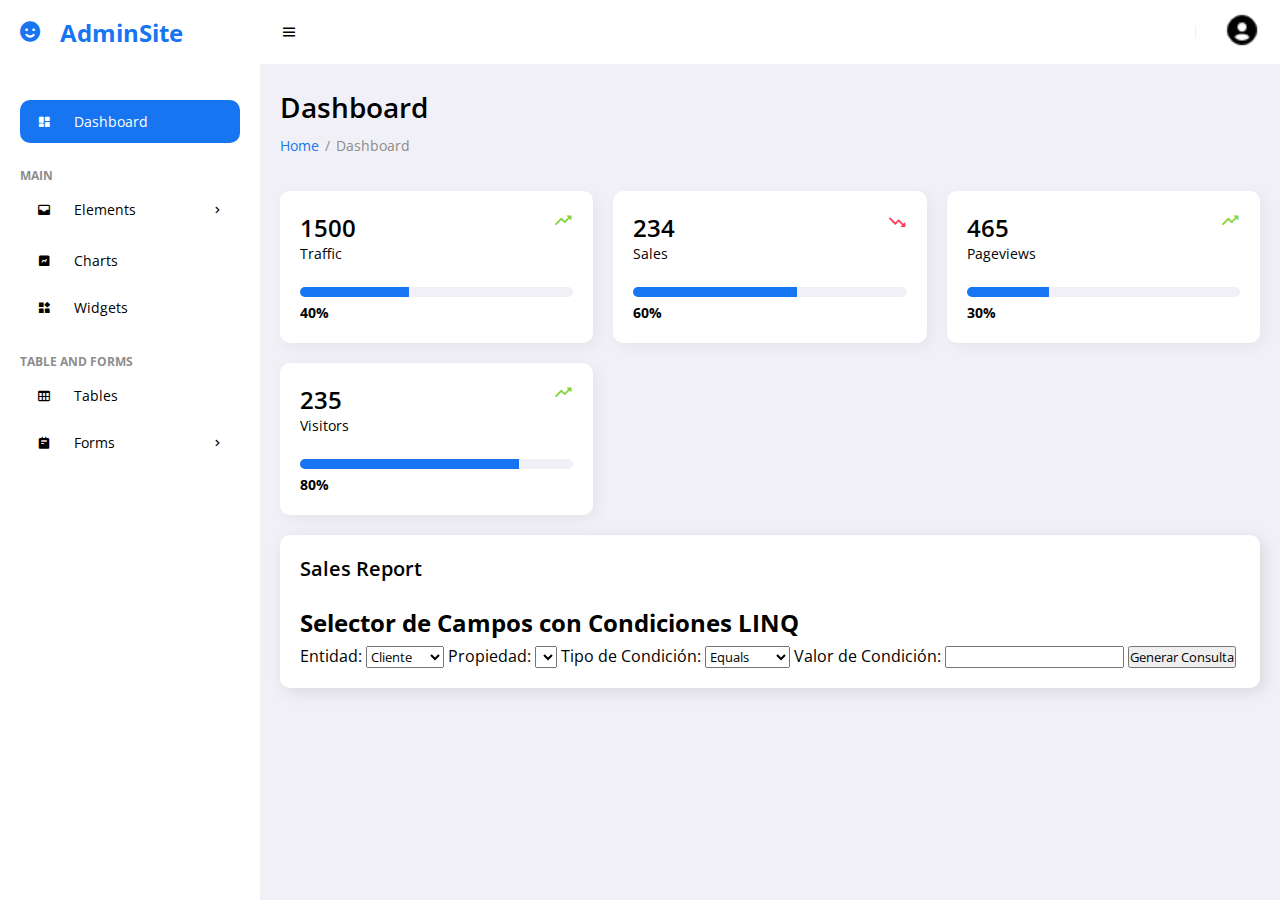
<file: FrontEnd/index.html>
<!DOCTYPE html>
<html lang="en">
	<head>
		<meta charset="UTF-8">
		<meta name="viewport" content="width=device-width, initial-scale=1.0">
		<link href='https://unpkg.com/boxicons@2.0.9/css/boxicons.min.css'
			rel='stylesheet'>
		<link rel="stylesheet" href="/FrontEnd/assets/css/style.css">
		<script src="/FrontEnd/assets/js/responsive.js" async></script>
		<script src="/FrontEnd/assets/js/Modules/app.js" defer></script>
		<title>AdminSite</title>
	</head>
	<body>
		<!-- SIDEBAR -->
		<section id="sidebar">
			<a href="#" class="brand"><i class='bx bxs-smile icon'></i> AdminSite</a>
			<ul class="side-menu">
				<li><a href="#" class="active"><i class='bx bxs-dashboard icon'></i>
						Dashboard</a></li>
				<li class="divider" data-text="main">Main</li>
				<li>
					<a href="#"><i class='bx bxs-inbox icon'></i> Elements <i
							class='bx bx-chevron-right icon-right'></i></a>
					<ul class="side-dropdown">
						<li><a href="#">Alert</a></li>
						<li><a href="#">Badges</a></li>
						<li><a href="#">Breadcrumbs</a></li>
						<li><a href="#">Button</a></li>
					</ul>
				</li>
				<li><a href="#"><i class='bx bxs-chart icon'></i> Charts</a></li>
				<li><a href="#"><i class='bx bxs-widget icon'></i> Widgets</a></li>
				<li class="divider" data-text="table and forms">Table and forms</li>
				<li><a href="#"><i class='bx bx-table icon'></i> Tables</a></li>
				<li>
					<a href="#"><i class='bx bxs-notepad icon'></i> Forms <i
							class='bx bx-chevron-right icon-right'></i></a>
					<ul class="side-dropdown">
						<li><a href="#">Basic</a></li>
						<li><a href="#">Select</a></li>
						<li><a href="#">Checkbox</a></li>
						<li><a href="#">Radio</a></li>
					</ul>
				</li>
			</ul>
		</section>
		<!-- SIDEBAR -->

		<!-- NAVBAR -->
		<section id="content">
			<!-- NAVBAR -->
			<nav>
				<i class='bx bx-menu toggle-sidebar'></i>
				<form action="#">

				</form>

				<span class="divider"></span>
				<div class="profile">
					<img
						src="/FrontEnd/assets/img/user-circle-solid-24.png"
						alt>
					<ul class="profile-link">
						<!-- <li><a href="#"><i class='bx bxs-user-circle icon'></i> Profile</a></li>
						<li><a href="#"><i class='bx bxs-cog'></i> Settings</a></li> -->
						<li><a href="#"><i class='bx bxs-log-out-circle'></i> Logout</a></li>
					</ul>
				</div>
			</nav>
			<!-- NAVBAR -->

			<!-- MAIN -->
			<main>
				<h1 class="title">Dashboard</h1>
				<ul class="breadcrumbs">
					<li><a href="#">Home</a></li>
					<li class="divider">/</li>
					<li><a href="#" class="active">Dashboard</a></li>
				</ul>
				<div class="info-data">
					<div class="card">
						<div class="head">
							<div>
								<h2>1500</h2>
								<p>Traffic</p>
							</div>
							<i class='bx bx-trending-up icon'></i>
						</div>
						<span class="progress" data-value="40%"></span>
						<span class="label">40%</span>
					</div>
					<div class="card">
						<div class="head">
							<div>
								<h2>234</h2>
								<p>Sales</p>
							</div>
							<i class='bx bx-trending-down icon down'></i>
						</div>
						<span class="progress" data-value="60%"></span>
						<span class="label">60%</span>
					</div>
					<div class="card">
						<div class="head">
							<div>
								<h2>465</h2>
								<p>Pageviews</p>
							</div>
							<i class='bx bx-trending-up icon'></i>
						</div>
						<span class="progress" data-value="30%"></span>
						<span class="label">30%</span>
					</div>
					<div class="card">
						<div class="head">
							<div>
								<h2>235</h2>
								<p>Visitors</p>
							</div>
							<i class='bx bx-trending-up icon'></i>
						</div>
						<span class="progress" data-value="80%"></span>
						<span class="label">80%</span>
					</div>
				</div>
				<div class="data">
					<div class="content-data">
						<div class="head">
							<h3>Sales Report</h3>
						</div>
						<h2>Selector de Campos con Condiciones LINQ</h2>

						<form id="queryBuilderForm">
							<label for="entity">Entidad:</label>
							<select id="entity">
								<option value="customer">Cliente</option>
								<option value="product">Producto</option>
								<!-- Entidades -->
							</select>

							<label for="conditionField">Propiedad:</label>
							<select id="conditionField">
								<option value="Prop">Prop1</option>
								<option value="Prop">Prop2</option>
								<!-- Propiedades -->
							</select>

							<label for="conditionType">Tipo de Condición:</label>
							<select id="conditionType" name="conditionType">
								<option value="Equals">Igual a</option>
								<option value="NotEquals">No igual a</option>
								<option value="Contains">Contiene</option>
								<option value="StartsWith">Comienza con</option>
								<option value="EndsWith">Termina con</option>
								<!-- Agrega más opciones según sea necesario -->
							</select>

							<label for="conditionValue">Valor de Condición:</label>
							<input type="text" id="conditionValue" name="conditionValue">

							<button type="button" onclick="getQuery()">Generar Consulta</button>
						</form>
					</div>

				</div>
			</main>
			<!-- MAIN -->
		</section>
	</body>
</html>
</file>
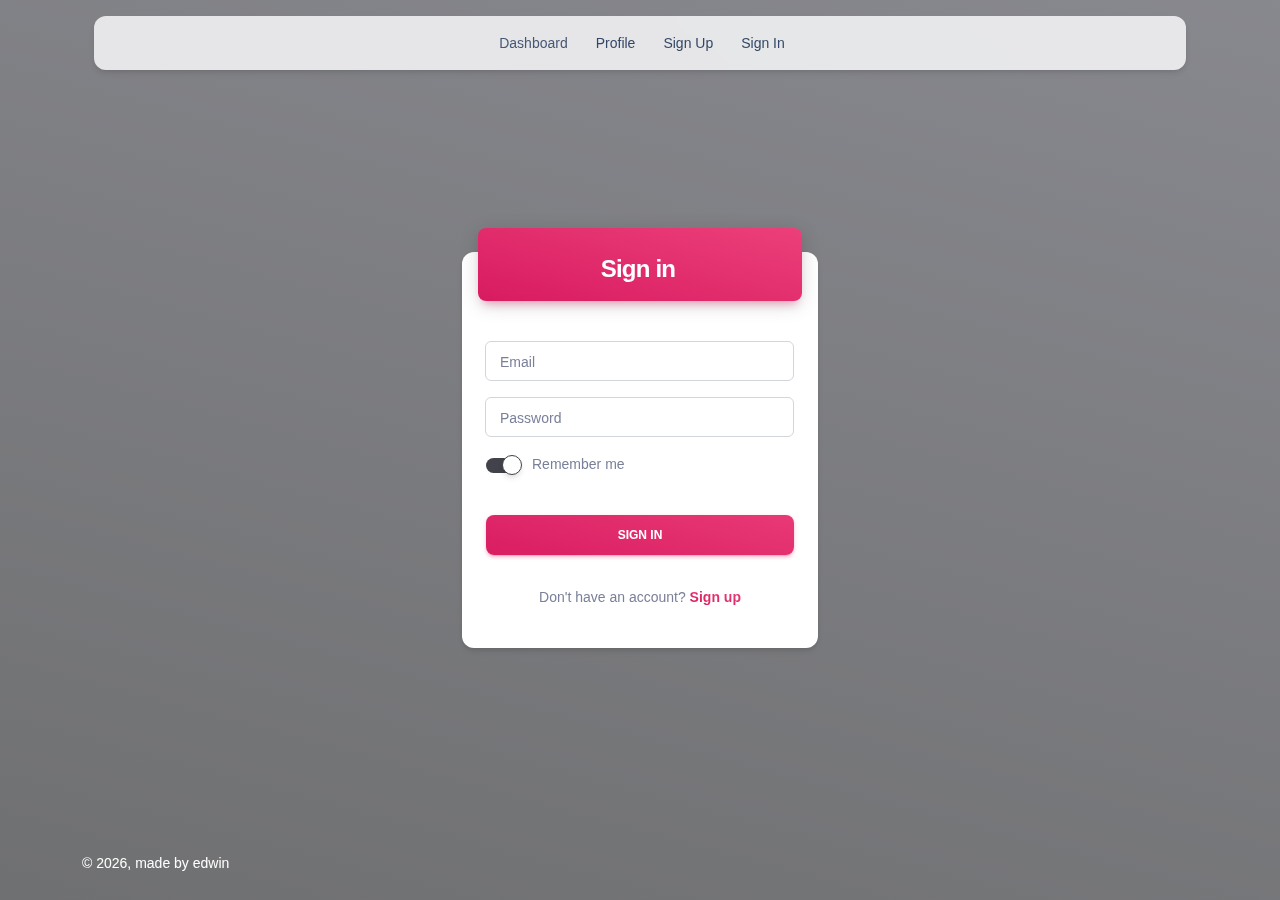
<file: FrontEnd/Pages/sign-in.html>
<!--
=========================================================
* Material Dashboard 2 - v3.1.0
=========================================================

* Product Page: https://www.creative-tim.com/product/material-dashboard
* Copyright 2023 Creative Tim (https://www.creative-tim.com)
* Licensed under MIT (https://www.creative-tim.com/license)
* Coded by Creative Tim

=========================================================

* The above copyright notice and this permission notice shall be included in all copies or substantial portions of the Software.
-->
<!DOCTYPE html>
<html lang="en">

    <head>
        <meta charset="utf-8" />
        <meta name="viewport"
            content="width=device-width, initial-scale=1, shrink-to-fit=no">
        <link rel="apple-touch-icon" sizes="76x76"
            href="../assets/img/apple-icon.png">
        <link rel="icon" type="image/png" href="../assets/img/favicon.png">
        <!-- Nucleo Icons -->
        <link href="../assets/css/nucleo-icons.css" rel="stylesheet" />
        <link href="../assets/css/nucleo-svg.css" rel="stylesheet" />
        <!-- CSS Files -->
        <link id="pagestyle" href="../assets/css/material-dashboard.css?v=3.1.0"
            rel="stylesheet" />
    </head>

    <body class="bg-gray-200">
        <div class="container position-sticky z-index-sticky top-0">
            <div class="row">
                <div class="col-12">
                    <!-- Navbar -->
                    <nav
                        class="navbar navbar-expand-lg blur border-radius-xl top-0 z-index-3 shadow position-absolute my-3 py-2 start-0 end-0 mx-4">
                        <div class="container-fluid ps-2 pe-0">
                            <button class="navbar-toggler shadow-none ms-2"
                                type="button" data-bs-toggle="collapse"
                                data-bs-target="#navigation"
                                aria-controls="navigation" aria-expanded="false"
                                aria-label="Toggle navigation">
                                <span class="navbar-toggler-icon mt-2">
                                    <span class="navbar-toggler-bar bar1"></span>
                                    <span class="navbar-toggler-bar bar2"></span>
                                    <span class="navbar-toggler-bar bar3"></span>
                                </span>
                            </button>
                            <div class="collapse navbar-collapse"
                                id="navigation">
                                <ul class="navbar-nav mx-auto">
                                    <li class="nav-item">
                                        <a
                                            class="nav-link d-flex align-items-center me-2 active"
                                            aria-current="page"
                                            href="../pages/dashboard.html">
                                            <i
                                                class="fa fa-chart-pie opacity-6 text-dark me-1"></i>
                                            Dashboard
                                        </a>
                                    </li>
                                    <li class="nav-item">
                                        <a class="nav-link me-2"
                                            href="../pages/profile.html">
                                            <i
                                                class="fa fa-user opacity-6 text-dark me-1"></i>
                                            Profile
                                        </a>
                                    </li>
                                    <li class="nav-item">
                                        <a class="nav-link me-2"
                                            href="../pages/sign-up.html">
                                            <i
                                                class="fas fa-user-circle opacity-6 text-dark me-1"></i>
                                            Sign Up
                                        </a>
                                    </li>
                                    <li class="nav-item">
                                        <a class="nav-link me-2"
                                            href="../pages/sign-in.html">
                                            <i
                                                class="fas fa-key opacity-6 text-dark me-1"></i>
                                            Sign In
                                        </a>
                                    </li>
                                </ul>
                            </div>
                        </div>
                    </nav>
                    <!-- End Navbar -->
                </div>
            </div>
        </div>
        <main class="main-content  mt-0">
            <div class="page-header align-items-start min-vh-100"
                style="background-image: url('https://images.unsplash.com/photo-1497294815431-9365093b7331?ixlib=rb-1.2.1&ixid=MnwxMjA3fDB8MHxwaG90by1wYWdlfHx8fGVufDB8fHx8&auto=format&fit=crop&w=1950&q=80');">
                <span class="mask bg-gradient-dark opacity-6"></span>
                <div class="container my-auto">
                    <div class="row">
                        <div class="col-lg-4 col-md-8 col-12 mx-auto">
                            <div class="card z-index-0 fadeIn3 fadeInBottom">
                                <div
                                    class="card-header p-0 position-relative mt-n4 mx-3 z-index-2">
                                    <div
                                        class="bg-gradient-primary shadow-primary border-radius-lg py-3 pe-1">
                                        <h4
                                            class="text-white font-weight-bolder text-center mt-2 mb-0">Sign
                                            in</h4>
                                    </div>
                                </div>
                                <div class="card-body">
                                    <form role="form" class="text-start">
                                        <div
                                            class="input-group input-group-outline my-3">
                                            <label class="form-label">Email</label>
                                            <input type="email"
                                                class="form-control">
                                        </div>
                                        <div
                                            class="input-group input-group-outline mb-3">
                                            <label class="form-label">Password</label>
                                            <input type="password"
                                                class="form-control">
                                        </div>
                                        <div
                                            class="form-check form-switch d-flex align-items-center mb-3">
                                            <input class="form-check-input"
                                                type="checkbox" id="rememberMe"
                                                checked>
                                            <label
                                                class="form-check-label mb-0 ms-3"
                                                for="rememberMe">Remember me</label>
                                        </div>
                                        <div class="text-center">
                                            <a href="/index.html">
                                                <button type="button"
                                                    class="btn bg-gradient-primary w-100 my-4 mb-2">Sign
                                                    in</button>
                                            </a>
                                        </div>
                                        <p class="mt-4 text-sm text-center">
                                            Don't have an account?
                                            <a href="../pages/sign-up.html"
                                                class="text-primary text-gradient font-weight-bold">Sign
                                                up</a>
                                        </p>
                                    </form>
                                </div>
                            </div>
                        </div>
                    </div>
                </div>
                <footer class="footer position-absolute bottom-2 py-2 w-100">
                    <div class="container">
                        <div
                            class="row align-items-center justify-content-lg-between">
                            <div class="col-12 col-md-6 my-auto">
                                <div
                                    class="copyright text-center text-sm text-white text-lg-start">
                                    © <script>
                  document.write(new Date().getFullYear())
                </script>,
                                    made by edwin
                                </div>
                            </div>
                        </div>
                    </div>
                </footer>
            </div>
        </main>
    </body>
</html>
</file>
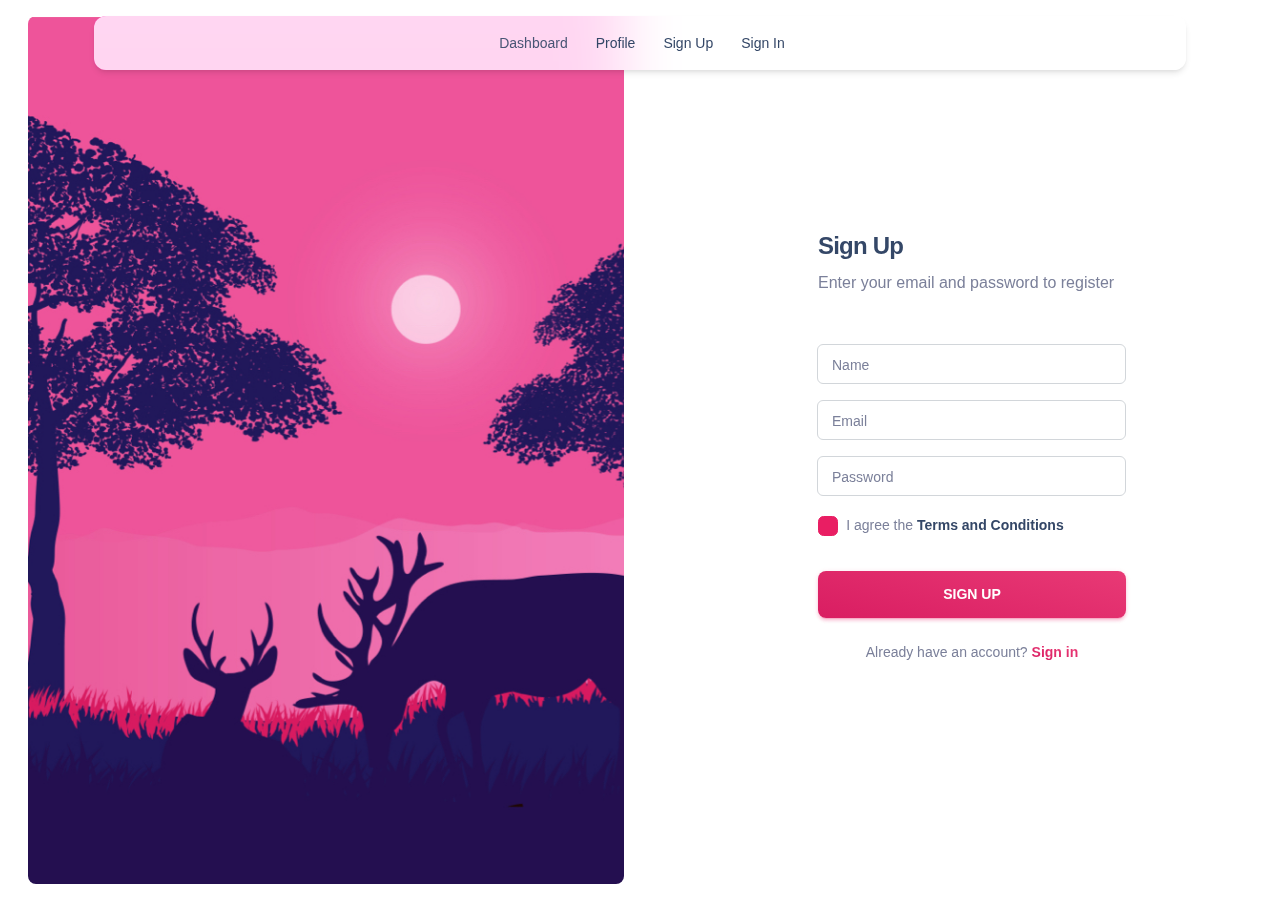
<file: FrontEnd/Pages/sign-up.html>
<!DOCTYPE html>
<html lang="en">
  <head>
    <meta charset="utf-8" />
    <meta name="viewport"
      content="width=device-width, initial-scale=1, shrink-to-fit=no">
    <link rel="apple-touch-icon" sizes="76x76"
      href="../assets/img/apple-icon.png">
    <link rel="icon" type="image/png" href="../assets/img/favicon.png">
    <!-- Nucleo Icons -->
    <link href="../assets/css/nucleo-icons.css" rel="stylesheet" />
    <link href="../assets/css/nucleo-svg.css" rel="stylesheet" />
    <!-- CSS Files -->
    <link id="pagestyle" href="../assets/css/material-dashboard.css?v=3.1.0"
      rel="stylesheet" />
  </head>

  <body class>
    <div class="container position-sticky z-index-sticky top-0">
      <div class="row">
        <div class="col-12">
          <!-- Navbar -->
          <nav
            class="navbar navbar-expand-lg blur border-radius-xl top-0 z-index-3 shadow position-absolute my-3 py-2 start-0 end-0 mx-4">
            <div class="container-fluid ps-2 pe-0">
              <button class="navbar-toggler shadow-none ms-2"
                type="button" data-bs-toggle="collapse"
                data-bs-target="#navigation"
                aria-controls="navigation" aria-expanded="false"
                aria-label="Toggle navigation">
                <span class="navbar-toggler-icon mt-2">
                  <span class="navbar-toggler-bar bar1"></span>
                  <span class="navbar-toggler-bar bar2"></span>
                  <span class="navbar-toggler-bar bar3"></span>
                </span>
              </button>
              <div class="collapse navbar-collapse"
                id="navigation">
                <ul class="navbar-nav mx-auto">
                  <li class="nav-item">
                    <a
                      class="nav-link d-flex align-items-center me-2 active"
                      aria-current="page"
                      href="../pages/dashboard.html">
                      <i
                        class="fa fa-chart-pie opacity-6 text-dark me-1"></i>
                      Dashboard
                    </a>
                  </li>
                  <li class="nav-item">
                    <a class="nav-link me-2"
                      href="../pages/profile.html">
                      <i
                        class="fa fa-user opacity-6 text-dark me-1"></i>
                      Profile
                    </a>
                  </li>
                  <li class="nav-item">
                    <a class="nav-link me-2"
                      href="../pages/sign-up.html">
                      <i
                        class="fas fa-user-circle opacity-6 text-dark me-1"></i>
                      Sign Up
                    </a>
                  </li>
                  <li class="nav-item">
                    <a class="nav-link me-2"
                      href="../pages/sign-in.html">
                      <i
                        class="fas fa-key opacity-6 text-dark me-1"></i>
                      Sign In
                    </a>
                  </li>
                </ul>
              </div>
            </div>
          </nav>
          <!-- End Navbar -->
        </div>
      </div>
    </div>
    <main class="main-content  mt-0">
      <section>
        <div class="page-header min-vh-100">
          <div class="container">
            <div class="row">
              <div
                class="col-6 d-lg-flex d-none h-100 my-auto pe-0 position-absolute top-0 start-0 text-center justify-content-center flex-column">
                <div
                  class="position-relative bg-gradient-primary h-100 m-3 px-7 border-radius-lg d-flex flex-column justify-content-center"
                  style="background-image: url('../assets/img/illustrations/illustration-signup.jpg'); background-size: cover;">
                </div>
              </div>
              <div
                class="col-xl-4 col-lg-5 col-md-7 d-flex flex-column ms-auto me-auto ms-lg-auto me-lg-5">
                <div class="card card-plain">
                  <div class="card-header">
                    <h4 class="font-weight-bolder">Sign Up</h4>
                    <p class="mb-0">Enter your email and password to register</p>
                  </div>
                  <div class="card-body">
                    <form role="form">
                      <div class="input-group input-group-outline mb-3">
                        <label class="form-label">Name</label>
                        <input type="text" class="form-control">
                      </div>
                      <div class="input-group input-group-outline mb-3">
                        <label class="form-label">Email</label>
                        <input type="email" class="form-control">
                      </div>
                      <div class="input-group input-group-outline mb-3">
                        <label class="form-label">Password</label>
                        <input type="password" class="form-control">
                      </div>
                      <div class="form-check form-check-info text-start ps-0">
                        <input class="form-check-input" type="checkbox" value
                          id="flexCheckDefault" checked>
                        <label class="form-check-label" for="flexCheckDefault">
                          I agree the <a href="javascript:;"
                            class="text-dark font-weight-bolder">Terms and
                            Conditions</a>
                        </label>
                      </div>
                      <div class="text-center">
                        <button type="button"
                          class="btn btn-lg bg-gradient-primary btn-lg w-100 mt-4 mb-0">Sign
                          Up</button>
                      </div>
                    </form>
                  </div>
                  <div class="card-footer text-center pt-0 px-lg-2 px-1">
                    <p class="mb-2 text-sm mx-auto">
                      Already have an account?
                      <a href="../pages/sign-in.html"
                        class="text-primary text-gradient font-weight-bold">Sign
                        in</a>
                    </p>
                  </div>
                </div>
              </div>
            </div>
          </div>
        </div>
      </section>
    </main>

  </body>

</html>
</file>
<file: FrontEnd/assets/css/style.css>
@import url('https://fonts.googleapis.com/css2?family=Open+Sans:wght@400;500;600;700&display=swap');

* {
	font-family: 'Open Sans', sans-serif;
	margin: 0;
	padding: 0;
	box-sizing: border-box;
}

:root {
	--grey: #F1F0F6;
	--dark-grey: #8D8D8D;
	--light: #fff;
	--dark: #000;
	--green: #81D43A;
	--light-green: #E3FFCB;
	--blue: #1775F1;
	--light-blue: #D0E4FF;
	--dark-blue: #0C5FCD;
	--red: #FC3B56;
}

html {
	overflow-x: hidden;
}

body {
	background: var(--grey);
	overflow-x: hidden;
}

a {
	text-decoration: none;
}

li {
	list-style: none;
}
/* SIDEBAR */
#sidebar {
	position: fixed;
	max-width: 260px;
	width: 100%;
	background: var(--light);
	top: 0;
	left: 0;
	height: 100%;
	overflow-y: auto;
	scrollbar-width: none;
	transition: all .3s ease;
	z-index: 200;
	overflow: scroll;
}

#sidebar.hide {
	max-width: 60px;
}

#sidebar.hide:hover {
	max-width: 260px;
}

#sidebar::-webkit-scrollbar {
	display: none;
}

#sidebar .brand {
	font-size: 24px;
	display: flex;
	align-items: center;
	height: 64px;
	font-weight: 700;
	color: var(--blue);
	position: sticky;
	top: 0;
	left: 0;
	z-index: 100;
	background: var(--light);
	transition: all .3s ease;
	padding: 0 6px;
}

#sidebar .icon {
	min-width: 48px;
	display: flex;
	justify-content: center;
	align-items: center;
	margin-right: 6px;
}

#sidebar .icon-right {
	margin-left: auto;
	transition: all .3s ease;
}

#sidebar .side-menu {
	margin: 36px 0;
	padding: 0 20px;
	transition: all .3s ease;
}

#sidebar.hide .side-menu {
	padding: 0 6px;
}

#sidebar.hide:hover .side-menu {
	padding: 0 20px;
}

#sidebar .side-menu a {
	display: flex;
	align-items: center;
	font-size: 14px;
	color: var(--dark);
	padding: 12px 16px 12px 0;
	transition: all .3s ease;
	border-radius: 10px;
	margin: 4px 0;
	white-space: nowrap;
}

#sidebar .side-menu>li>a:hover {
	background: var(--grey);
}

#sidebar .side-menu>li>a.active .icon-right {
	transform: rotateZ(90deg);
}

#sidebar .side-menu>li>a.active,
#sidebar .side-menu>li>a.active:hover {
	background: var(--blue);
	color: var(--light);
}

#sidebar .divider {
	margin-top: 24px;
	font-size: 12px;
	text-transform: uppercase;
	font-weight: 700;
	color: var(--dark-grey);
	transition: all .3s ease;
	white-space: nowrap;
}

#sidebar.hide:hover .divider {
	text-align: left;
}

#sidebar.hide .divider {
	text-align: center;
}

#sidebar .side-dropdown {
	padding-left: 54px;
	max-height: 0;
	overflow-y: hidden;
	transition: all .15s ease;
}

#sidebar .side-dropdown.show {
	max-height: 1000px;
}

#sidebar .side-dropdown a:hover {
	color: var(--blue);
}

#sidebar .ads {
	width: 100%;
	padding: 20px;
}

#sidebar.hide .ads {
	display: none;
}

#sidebar.hide:hover .ads {
	display: block;
}

#sidebar .ads .wrapper {
	background: var(--grey);
	padding: 20px;
	border-radius: 10px;
}

#sidebar .btn-upgrade {
	font-size: 14px;
	display: flex;
	justify-content: center;
	align-items: center;
	padding: 12px 0;
	color: var(--light);
	background: var(--blue);
	transition: all .3s ease;
	border-radius: 5px;
	font-weight: 600;
	margin-bottom: 12px;
}

#sidebar .btn-upgrade:hover {
	background: var(--dark-blue);
}

#sidebar .ads .wrapper p {
	font-size: 12px;
	color: var(--dark-grey);
	text-align: center;
}

#sidebar .ads .wrapper p span {
	font-weight: 700;
}

/* SIDEBAR */





/* CONTENT */
#content {
	position: relative;
	width: calc(100% - 260px);
	left: 260px;
	transition: all .3s ease;
}

#sidebar.hide+#content {
	width: calc(100% - 60px);
	left: 60px;
}

/* NAVBAR */
nav {
	background: var(--light);
	height: 64px;
	padding: 0 20px;
	display: flex;
	align-items: center;
	grid-gap: 28px;
	position: sticky;
	top: 0;
	left: 0;
	z-index: 100;
}

nav .toggle-sidebar {
	font-size: 18px;
	cursor: pointer;
}

nav form {
	max-width: 400px;
	width: 100%;
	margin-right: auto;
}

nav .form-group {
	position: relative;
}

nav .form-group input {
	width: 100%;
	background: var(--grey);
	border-radius: 5px;
	border: none;
	outline: none;
	padding: 10px 36px 10px 16px;
	transition: all .3s ease;
}

nav .form-group input:focus {
	box-shadow: 0 0 0 1px var(--blue), 0 0 0 4px var(--light-blue);
}

nav .form-group .icon {
	position: absolute;
	top: 50%;
	transform: translateY(-50%);
	right: 16px;
	color: var(--dark-grey);
}

nav .nav-link {
	position: relative;
}

nav .nav-link .icon {
	font-size: 18px;
	color: var(--dark);
}

nav .nav-link .badge {
	position: absolute;
	top: -12px;
	right: -12px;
	width: 20px;
	height: 20px;
	border-radius: 50%;
	border: 2px solid var(--light);
	background: var(--red);
	display: flex;
	justify-content: center;
	align-items: center;
	color: var(--light);
	font-size: 10px;
	font-weight: 700;
}

nav .divider {
	width: 1px;
	background: var(--grey);
	height: 12px;
	display: block;
}

nav .profile {
	position: relative;
}

nav .profile img {
	width: 36px;
	height: 36px;
	border-radius: 50%;
	object-fit: cover;
	cursor: pointer;
}

nav .profile .profile-link {
	position: absolute;
	top: calc(100% + 10px);
	right: 0;
	background: var(--light);
	padding: 10px 0;
	box-shadow: 4px 4px 16px rgba(0, 0, 0, .1);
	border-radius: 10px;
	width: 160px;
	opacity: 0;
	pointer-events: none;
	transition: all .3s ease;
}

nav .profile .profile-link.show {
	opacity: 1;
	pointer-events: visible;
	top: 100%;
}

nav .profile .profile-link a {
	padding: 10px 16px;
	display: flex;
	grid-gap: 10px;
	font-size: 14px;
	color: var(--dark);
	align-items: center;
	transition: all .3s ease;
}

nav .profile .profile-link a:hover {
	background: var(--grey);
}

/* NAVBAR */



/* MAIN */
main {
	width: 100%;
	padding: 24px 20px 20px 20px;
}

main .title {
	font-size: 28px;
	font-weight: 600;
	margin-bottom: 10px;
}

main .breadcrumbs {
	display: flex;
	grid-gap: 6px;
}

main .breadcrumbs li,
main .breadcrumbs li a {
	font-size: 14px;
}

main .breadcrumbs li a {
	color: var(--blue);
}

main .breadcrumbs li a.active,
main .breadcrumbs li.divider {
	color: var(--dark-grey);
	pointer-events: none;
}

main .info-data {
	margin-top: 36px;
	display: grid;
	grid-template-columns: repeat(auto-fit, minmax(240px, 1fr));
	grid-gap: 20px;
}

main .info-data .card {
	padding: 20px;
	border-radius: 10px;
	background: var(--light);
	box-shadow: 4px 4px 16px rgba(0, 0, 0, .05);
}

main .card .head {
	display: flex;
	justify-content: space-between;
	align-items: flex-start;
}

main .card .head h2 {
	font-size: 24px;
	font-weight: 600;
}

main .card .head p {
	font-size: 14px;
}

main .card .head .icon {
	font-size: 20px;
	color: var(--green);
}

main .card .head .icon.down {
	color: var(--red);
}

main .card .progress {
	display: block;
	margin-top: 24px;
	height: 10px;
	width: 100%;
	border-radius: 10px;
	background: var(--grey);
	overflow-y: hidden;
	position: relative;
	margin-bottom: 4px;
}

main .card .progress::before {
	content: '';
	position: absolute;
	top: 0;
	left: 0;
	height: 100%;
	background: var(--blue);
	width: var(--value);
}

main .card .label {
	font-size: 14px;
	font-weight: 700;
}

main .data {
	display: flex;
	grid-gap: 20px;
	margin-top: 20px;
	flex-wrap: wrap;
}

main .data .content-data {
	flex-grow: 1;
	flex-basis: 400px;
	padding: 20px;
	background: var(--light);
	border-radius: 10px;
	box-shadow: 4px 4px 16px rgba(0, 0, 0, .1);
}

main .content-data .head {
	display: flex;
	justify-content: space-between;
	align-items: center;
	margin-bottom: 24px;
}

main .content-data .head h3 {
	font-size: 20px;
	font-weight: 600;
}

main .content-data .head .menu {
	position: relative;
	display: flex;
	justify-content: center;
	align-items: center;
}

main .content-data .head .menu .icon {
	cursor: pointer;
}

main .content-data .head .menu-link {
	position: absolute;
	top: calc(100% + 10px);
	right: 0;
	width: 140px;
	background: var(--light);
	border-radius: 10px;
	box-shadow: 4px 4px 16px rgba(0, 0, 0, .1);
	padding: 10px 0;
	z-index: 100;
	opacity: 0;
	pointer-events: none;
	transition: all .3s ease;
}

main .content-data .head .menu-link.show {
	top: 100%;
	opacity: 1;
	pointer-events: visible;
}

main .content-data .head .menu-link a {
	display: block;
	padding: 6px 16px;
	font-size: 14px;
	color: var(--dark);
	transition: all .3s ease;
}

main .content-data .head .menu-link a:hover {
	background: var(--grey);
}

main .content-data .chart {
	width: 100%;
	max-width: 100%;
	overflow-x: auto;
	scrollbar-width: none;
}

main .content-data .chart::-webkit-scrollbar {
	display: none;
}

main .chat-box {
	width: 100%;
	max-height: 360px;
	overflow-y: auto;
	scrollbar-width: none;
}

main .chat-box::-webkit-scrollbar {
	display: none;
}

main .chat-box .day {
	text-align: center;
	margin-bottom: 10px;
}

main .chat-box .day span {
	display: inline-block;
	padding: 6px 12px;
	border-radius: 20px;
	background: var(--light-blue);
	color: var(--blue);
	font-size: 12px;
	font-weight: 600;
}

main .chat-box .msg img {
	width: 28px;
	height: 28px;
	border-radius: 50%;
	object-fit: cover;
}

main .chat-box .msg {
	display: flex;
	grid-gap: 6px;
	align-items: flex-start;
}

main .chat-box .profile .username {
	font-size: 14px;
	font-weight: 600;
	display: inline-block;
	margin-right: 6px;
}

main .chat-box .profile .time {
	font-size: 12px;
	color: var(--dark-grey);
}

main .chat-box .chat p {
	font-size: 14px;
	padding: 6px 10px;
	display: inline-block;
	max-width: 400px;
	line-height: 150%;
}

main .chat-box .msg:not(.me) .chat p {
	border-radius: 0 5px 5px 5px;
	background: var(--blue);
	color: var(--light);
}

main .chat-box .msg.me {
	justify-content: flex-end;
}

main .chat-box .msg.me .profile {
	text-align: right;
}

main .chat-box .msg.me p {
	background: var(--grey);
	border-radius: 5px 0 5px 5px;
}

main form {
	margin-top: 6px;
}

main .form-group {
	width: 100%;
	display: flex;
	grid-gap: 10px;
}

main .form-group input {
	flex-grow: 1;
	padding: 10px 16px;
	border-radius: 5px;
	outline: none;
	background: var(--grey);
	border: none;
	transition: all .3s ease;
	width: 100%;
}

main .form-group input:focus {
	box-shadow: 0 0 0 1px var(--blue), 0 0 0 4px var(--light-blue);
}

main .btn-send {
	padding: 0 16px;
	background: var(--blue);
	border-radius: 5px;
	color: var(--light);
	cursor: pointer;
	border: none;
	transition: all .3s ease;
}

main .btn-send:hover {
	background: var(--dark-blue);
}

/* MAIN */
/* CONTENT */






@media screen and (max-width: 768px) {
	#content {
		position: relative;
		width: calc(100% - 60px);
		transition: all .3s ease;
	}

	nav .nav-link,
	nav .divider {
		display: none;
	}
}
</file>
<file: FrontEnd/assets/css/nucleo-icons.css>
/*--------------------------------

hermes-dashboard-icons Web Font - built using nucleoapp.com
License - nucleoapp.com/license/

-------------------------------- */
@font-face {
  font-family: 'NucleoIcons';
  src: url('../fonts/nucleo-icons.eot');
  src: url('../fonts/nucleo-icons.eot') format('embedded-opentype'), url('../fonts/nucleo-icons.woff2') format('woff2'), url('../fonts/nucleo-icons.woff') format('woff'), url('../fonts/nucleo-icons.ttf') format('truetype'), url('../fonts/nucleo-icons.svg') format('svg');
  font-weight: normal;
  font-style: normal;
}

/*------------------------
    base class definition
-------------------------*/
.ni {
  display: inline-block;
  font: normal normal normal 14px/1 NucleoIcons;
  font-size: inherit;
  text-rendering: auto;
  -webkit-font-smoothing: antialiased;
  -moz-osx-font-smoothing: grayscale;
}

/*------------------------
  change icon size
-------------------------*/
.ni-lg {
  font-size: 1.33333333em;
  line-height: 0.75em;
  vertical-align: -15%;
}

.ni-2x {
  font-size: 2em;
}

.ni-3x {
  font-size: 3em;
}

.ni-4x {
  font-size: 4em;
}

.ni-5x {
  font-size: 5em;
}

/*----------------------------------
  add a square/circle background
-----------------------------------*/
.ni.square,
.ni.circle {
  padding: 0.33333333em;
  vertical-align: -16%;
  background-color: #eee;
}

.ni.circle {
  border-radius: 50%;
}

/*------------------------
  list icons
-------------------------*/
.ni-ul {
  padding-left: 0;
  margin-left: 2.14285714em;
  list-style-type: none;
}

.ni-ul>li {
  position: relative;
}

.ni-ul>li>.ni {
  position: absolute;
  left: -1.57142857em;
  top: 0.14285714em;
  text-align: center;
}

.ni-ul>li>.ni.lg {
  top: 0;
  left: -1.35714286em;
}

.ni-ul>li>.ni.circle,
.ni-ul>li>.ni.square {
  top: -0.19047619em;
  left: -1.9047619em;
}

/*------------------------
  spinning icons
-------------------------*/
.ni.spin {
  -webkit-animation: nc-spin 2s infinite linear;
  -moz-animation: nc-spin 2s infinite linear;
  animation: nc-spin 2s infinite linear;
}

@-webkit-keyframes nc-spin {
  0% {
    -webkit-transform: rotate(0deg);
  }

  100% {
    -webkit-transform: rotate(360deg);
  }
}

@-moz-keyframes nc-spin {
  0% {
    -moz-transform: rotate(0deg);
  }

  100% {
    -moz-transform: rotate(360deg);
  }
}

@keyframes nc-spin {
  0% {
    -webkit-transform: rotate(0deg);
    -moz-transform: rotate(0deg);
    -ms-transform: rotate(0deg);
    -o-transform: rotate(0deg);
    transform: rotate(0deg);
  }

  100% {
    -webkit-transform: rotate(360deg);
    -moz-transform: rotate(360deg);
    -ms-transform: rotate(360deg);
    -o-transform: rotate(360deg);
    transform: rotate(360deg);
  }
}

/*------------------------
  rotated/flipped icons
-------------------------*/
.ni.rotate-90 {
  filter: progid:DXImageTransform.Microsoft.BasicImage(rotation=1);
  -webkit-transform: rotate(90deg);
  -moz-transform: rotate(90deg);
  -ms-transform: rotate(90deg);
  -o-transform: rotate(90deg);
  transform: rotate(90deg);
}

.ni.rotate-180 {
  filter: progid:DXImageTransform.Microsoft.BasicImage(rotation=2);
  -webkit-transform: rotate(180deg);
  -moz-transform: rotate(180deg);
  -ms-transform: rotate(180deg);
  -o-transform: rotate(180deg);
  transform: rotate(180deg);
}

.ni.rotate-270 {
  filter: progid:DXImageTransform.Microsoft.BasicImage(rotation=3);
  -webkit-transform: rotate(270deg);
  -moz-transform: rotate(270deg);
  -ms-transform: rotate(270deg);
  -o-transform: rotate(270deg);
  transform: rotate(270deg);
}

.ni.flip-y {
  filter: progid:DXImageTransform.Microsoft.BasicImage(rotation=0);
  -webkit-transform: scale(-1, 1);
  -moz-transform: scale(-1, 1);
  -ms-transform: scale(-1, 1);
  -o-transform: scale(-1, 1);
  transform: scale(-1, 1);
}

.ni.flip-x {
  filter: progid:DXImageTransform.Microsoft.BasicImage(rotation=2);
  -webkit-transform: scale(1, -1);
  -moz-transform: scale(1, -1);
  -ms-transform: scale(1, -1);
  -o-transform: scale(1, -1);
  transform: scale(1, -1);
}

/*------------------------
    font icons
-------------------------*/

.ni-active-40::before {
  content: "\ea02";
}

.ni-air-baloon::before {
  content: "\ea03";
}

.ni-album-2::before {
  content: "\ea04";
}

.ni-align-center::before {
  content: "\ea05";
}

.ni-align-left-2::before {
  content: "\ea06";
}

.ni-ambulance::before {
  content: "\ea07";
}

.ni-app::before {
  content: "\ea08";
}

.ni-archive-2::before {
  content: "\ea09";
}

.ni-atom::before {
  content: "\ea0a";
}

.ni-badge::before {
  content: "\ea0b";
}

.ni-bag-17::before {
  content: "\ea0c";
}

.ni-basket::before {
  content: "\ea0d";
}

.ni-bell-55::before {
  content: "\ea0e";
}

.ni-bold-down::before {
  content: "\ea0f";
}

.ni-bold-left::before {
  content: "\ea10";
}

.ni-bold-right::before {
  content: "\ea11";
}

.ni-bold-up::before {
  content: "\ea12";
}

.ni-bold::before {
  content: "\ea13";
}

.ni-book-bookmark::before {
  content: "\ea14";
}

.ni-books::before {
  content: "\ea15";
}

.ni-box-2::before {
  content: "\ea16";
}

.ni-briefcase-24::before {
  content: "\ea17";
}

.ni-building::before {
  content: "\ea18";
}

.ni-bulb-61::before {
  content: "\ea19";
}

.ni-bullet-list-67::before {
  content: "\ea1a";
}

.ni-bus-front-12::before {
  content: "\ea1b";
}

.ni-button-pause::before {
  content: "\ea1c";
}

.ni-button-play::before {
  content: "\ea1d";
}

.ni-button-power::before {
  content: "\ea1e";
}

.ni-calendar-grid-58::before {
  content: "\ea1f";
}

.ni-camera-compact::before {
  content: "\ea20";
}

.ni-caps-small::before {
  content: "\ea21";
}

.ni-cart::before {
  content: "\ea22";
}

.ni-chart-bar-32::before {
  content: "\ea23";
}

.ni-chart-pie-35::before {
  content: "\ea24";
}

.ni-chat-round::before {
  content: "\ea25";
}

.ni-check-bold::before {
  content: "\ea26";
}

.ni-circle-08::before {
  content: "\ea27";
}

.ni-cloud-download-95::before {
  content: "\ea28";
}

.ni-cloud-upload-96::before {
  content: "\ea29";
}

.ni-compass-04::before {
  content: "\ea2a";
}

.ni-controller::before {
  content: "\ea2b";
}

.ni-credit-card::before {
  content: "\ea2c";
}

.ni-curved-next::before {
  content: "\ea2d";
}

.ni-delivery-fast::before {
  content: "\ea2e";
}

.ni-diamond::before {
  content: "\ea2f";
}

.ni-email-83::before {
  content: "\ea30";
}

.ni-fat-add::before {
  content: "\ea31";
}

.ni-fat-delete::before {
  content: "\ea32";
}

.ni-fat-remove::before {
  content: "\ea33";
}

.ni-favourite-28::before {
  content: "\ea34";
}

.ni-folder-17::before {
  content: "\ea35";
}

.ni-glasses-2::before {
  content: "\ea36";
}

.ni-hat-3::before {
  content: "\ea37";
}

.ni-headphones::before {
  content: "\ea38";
}

.ni-html5::before {
  content: "\ea39";
}

.ni-istanbul::before {
  content: "\ea3a";
}

.ni-key-25::before {
  content: "\ea3b";
}

.ni-laptop::before {
  content: "\ea3c";
}

.ni-like-2::before {
  content: "\ea3d";
}

.ni-lock-circle-open::before {
  content: "\ea3e";
}

.ni-map-big::before {
  content: "\ea3f";
}

.ni-mobile-button::before {
  content: "\ea40";
}

.ni-money-coins::before {
  content: "\ea41";
}

.ni-note-03::before {
  content: "\ea42";
}

.ni-notification-70::before {
  content: "\ea43";
}

.ni-palette::before {
  content: "\ea44";
}

.ni-paper-diploma::before {
  content: "\ea45";
}

.ni-pin-3::before {
  content: "\ea46";
}

.ni-planet::before {
  content: "\ea47";
}

.ni-ruler-pencil::before {
  content: "\ea48";
}

.ni-satisfied::before {
  content: "\ea49";
}

.ni-scissors::before {
  content: "\ea4a";
}

.ni-send::before {
  content: "\ea4b";
}

.ni-settings-gear-65::before {
  content: "\ea4c";
}

.ni-settings::before {
  content: "\ea4d";
}

.ni-single-02::before {
  content: "\ea4e";
}

.ni-single-copy-04::before {
  content: "\ea4f";
}

.ni-sound-wave::before {
  content: "\ea50";
}

.ni-spaceship::before {
  content: "\ea51";
}

.ni-square-pin::before {
  content: "\ea52";
}

.ni-support-16::before {
  content: "\ea53";
}

.ni-tablet-button::before {
  content: "\ea54";
}

.ni-tag::before {
  content: "\ea55";
}

.ni-tie-bow::before {
  content: "\ea56";
}

.ni-time-alarm::before {
  content: "\ea57";
}

.ni-trophy::before {
  content: "\ea58";
}

.ni-tv-2::before {
  content: "\ea59";
}

.ni-umbrella-13::before {
  content: "\ea5a";
}

.ni-user-run::before {
  content: "\ea5b";
}

.ni-vector::before {
  content: "\ea5c";
}

.ni-watch-time::before {
  content: "\ea5d";
}

.ni-world::before {
  content: "\ea5e";
}

.ni-zoom-split-in::before {
  content: "\ea5f";
}

.ni-collection::before {
  content: "\ea60";
}

.ni-image::before {
  content: "\ea61";
}

.ni-shop::before {
  content: "\ea62";
}

.ni-ungroup::before {
  content: "\ea63";
}

.ni-world-2::before {
  content: "\ea64";
}

.ni-ui-04::before {
  content: "\ea65";
}


/* all icon font classes list here */
</file>
<file: FrontEnd/assets/css/nucleo-svg.css>
/* Generated using nucleoapp.com */
/* --------------------------------

Icon colors

-------------------------------- */

.icon {
  display: inline-block;
  /* icon primary color */
  color: #111111;
  height: 1em;
  width: 1em;
}

.icon use {
  /* icon secondary color - fill */
  fill: #7ea6f6;
}

.icon.icon-outline use {
  /* icon secondary color - stroke */
  stroke: #7ea6f6;
}

/* --------------------------------

Change icon size

-------------------------------- */

.icon-xs {
  height: 0.5em;
  width: 0.5em;
}

.icon-sm {
  height: 0.8em;
  width: 0.8em;
}

.icon-lg {
  height: 1.6em;
  width: 1.6em;
}

.icon-xl {
  height: 2em;
  width: 2em;
}

/* -------------------------------- 

Align icon and text 

-------------------------------- */

.icon-text-aligner {
  /* add this class to parent element that contains icon + text */
  display: flex;
  align-items: center;
}

.icon-text-aligner .icon {
  color: inherit;
  margin-right: 0.4em;
}

.icon-text-aligner .icon use {
  color: inherit;
  fill: currentColor;
}

.icon-text-aligner .icon.icon-outline use {
  stroke: currentColor;
}

/* -------------------------------- 

Icon reset values - used to enable color customizations

-------------------------------- */

.icon {
  fill: currentColor;
  stroke: none;
}

.icon.icon-outline {
  fill: none;
  stroke: currentColor;
}

.icon use {
  stroke: none;
}

.icon.icon-outline use {
  fill: none;
}

/* -------------------------------- 

Stroke effects - Nucleo outline icons

- 16px icons -> up to 1px stroke (16px outline icons do not support stroke changes)
- 24px, 32px icons -> up to 2px stroke
- 48px, 64px icons -> up to 4px stroke

-------------------------------- */

.icon-outline.icon-stroke-1 {
  stroke-width: 1px;
}

.icon-outline.icon-stroke-2 {
  stroke-width: 2px;
}

.icon-outline.icon-stroke-3 {
  stroke-width: 3px;
}

.icon-outline.icon-stroke-4 {
  stroke-width: 4px;
}

.icon-outline.icon-stroke-1 use,
.icon-outline.icon-stroke-3 use {
  -webkit-transform: translateX(0.5px) translateY(0.5px);
  -moz-transform: translateX(0.5px) translateY(0.5px);
  -ms-transform: translateX(0.5px) translateY(0.5px);
  -o-transform: translateX(0.5px) translateY(0.5px);
  transform: translateX(0.5px) translateY(0.5px);
}
</file>
